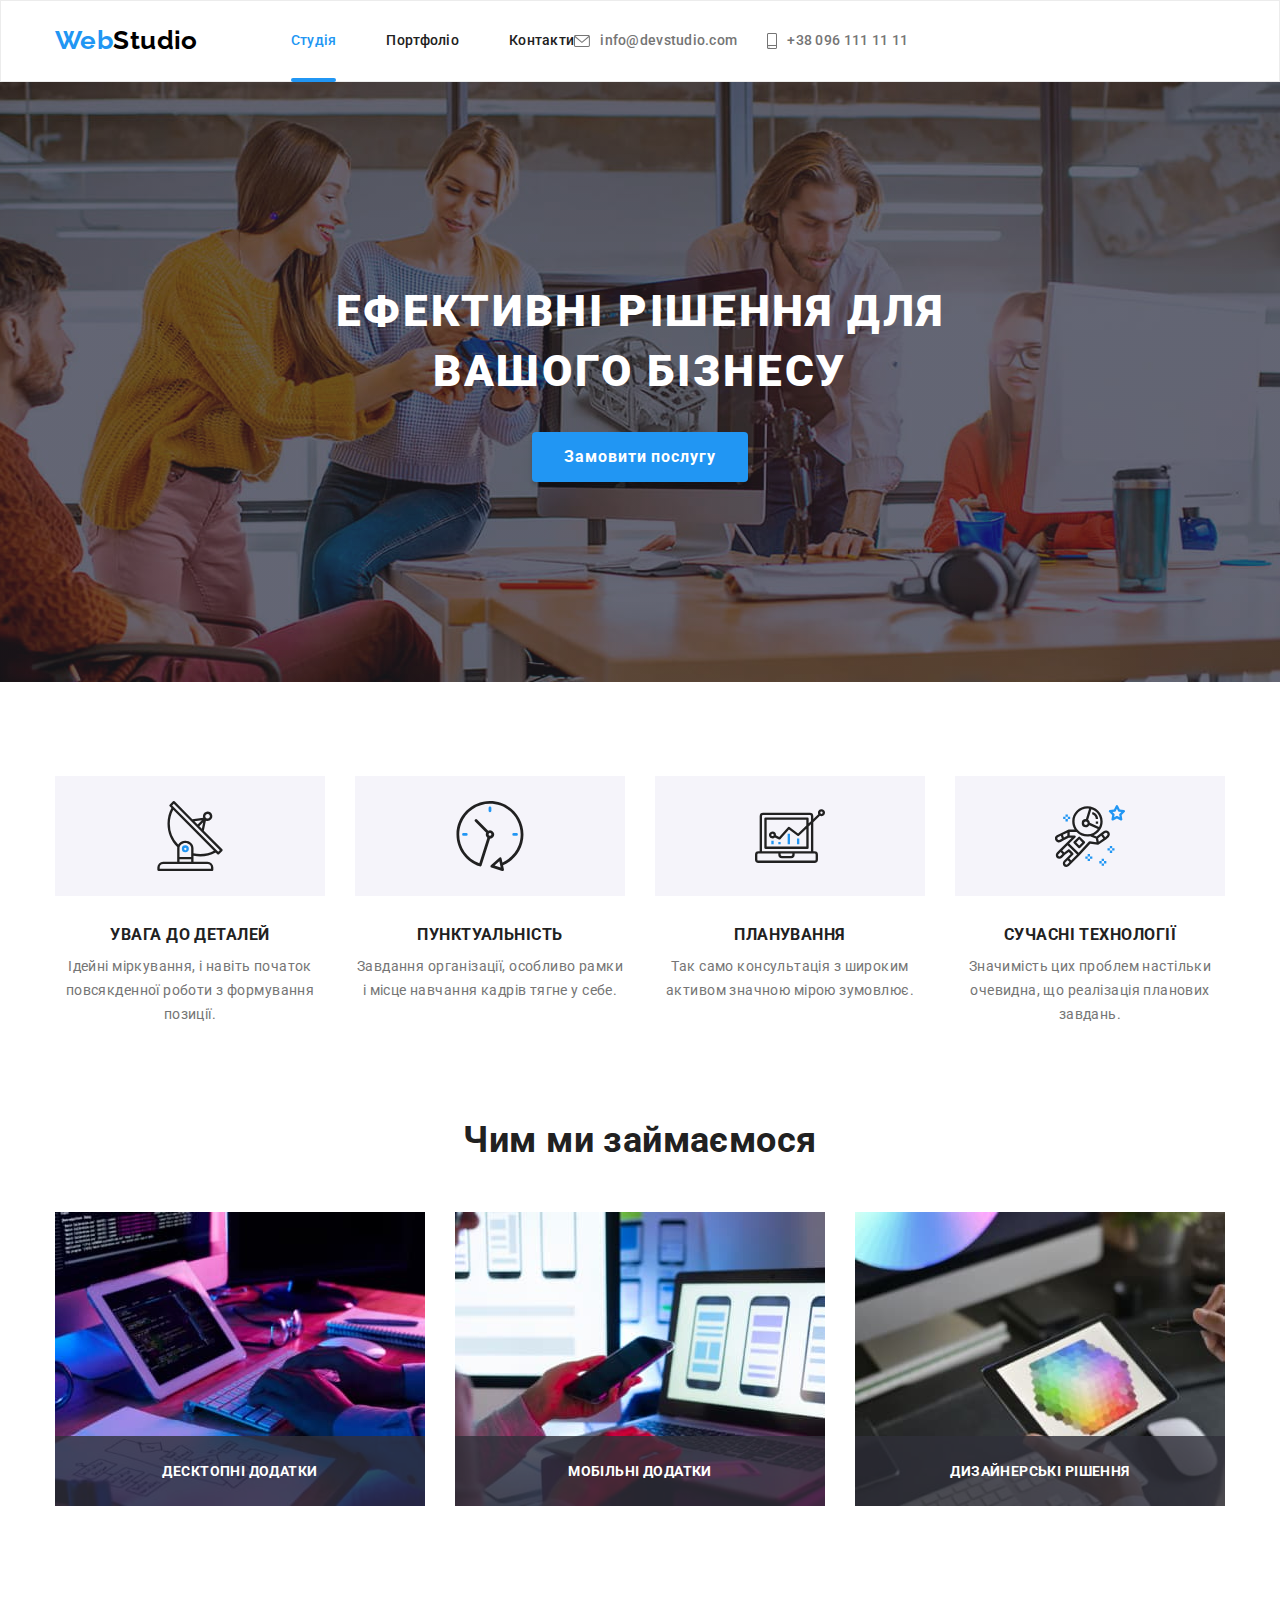
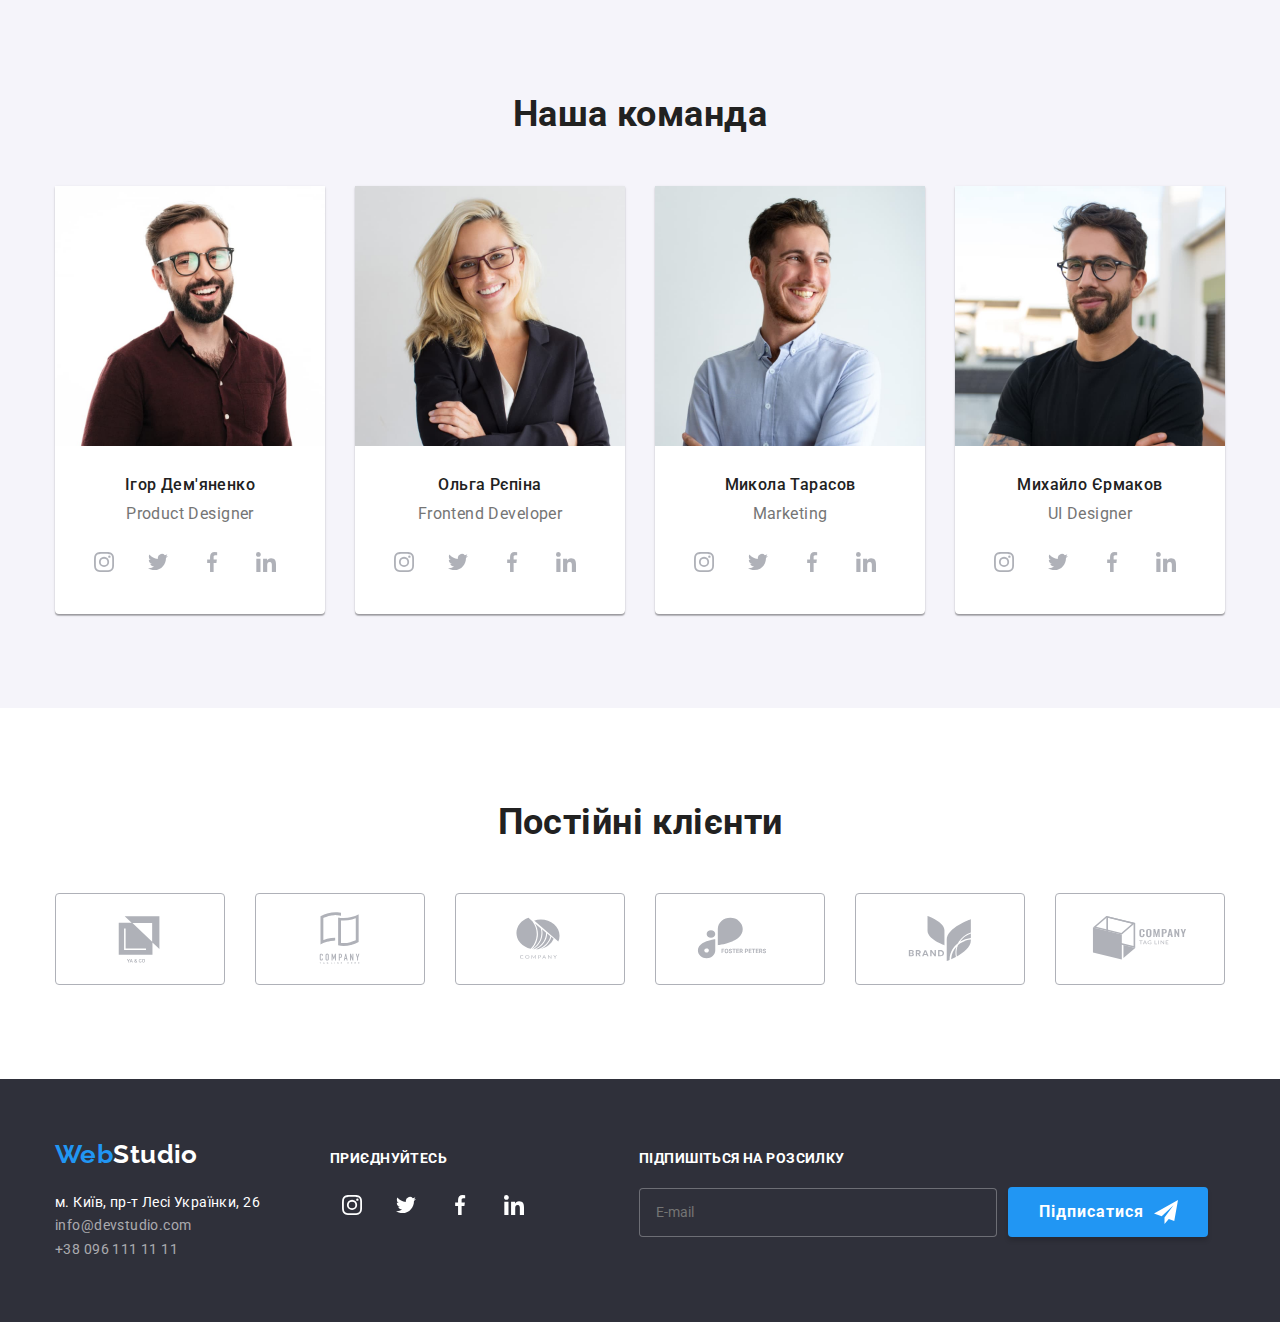
<file: index.html>
<!DOCTYPE html>
<html lang="uk">
  <head>
    <meta charset="UTF-8" />
    <meta http-equiv="X-UA-Compatible" content="IE=edge" />
    <meta name="viewport" content="width=device-width, initial-scale=1.0" />
    <title>Document</title>
    <!-- Fonts -->
    <link rel="preconnect" href="https://fonts.googleapis.com" />
    <link rel="preconnect" href="https://fonts.gstatic.com" crossorigin />
    <link
      href="https://fonts.googleapis.com/css2?family=Oleo+Script&family=Raleway:wght@700&family=Roboto:wght@400;500;700;900&display=swap"
      rel="stylesheet"
    />
    <!-- Nomalize -->
    <link
      rel="stylesheet"
      href="https://cdnjs.cloudflare.com/ajax/libs/modern-normalize/1.1.0/modern-normalize.min.css"
    />
    <!-- Styles -->
    <link rel="stylesheet" href="./css/main.min.css">
    <link rel="stylesheet" href="./css/styles.css">
  </head>
  <body>
    <!--Шапка сайту-->
    <header class="header">
      <div class="header__container container">

        <nav class="nav">
          <a href="./index.html" class="logo nav__logo"
            >Web<span class="logo__part logo__part--dark">Studio</span></a
          >
          <ul class="nav__list list">
            <li class="nav__item">
              <a href="./index.html" class="nav__link nav__link--active link ">Студія</a>
            </li>
            <li class="nav__item">
              <a href="./portfolio.html" class="nav__link link">Портфоліо</a>
            </li>
            <li class="nav__item"><a href="" class="nav__link link">Контакти</a></li>
          </ul>
        </nav>

        <ul class="contacts list">
          <li class="contacts__list item">
            <a class="contacts__link link" href="mailto:info@devstudio.com"> 
              <svg width="16" height="12" class="contacts__icon"> 
                <use href="./images/svg/sprite.svg#icon-envelope"></use>
              </svg> 
              info@devstudio.com </a
            >
          </li>
          <li class="item">
            <a class="contacts__link link" href="tel:+380961111111" ><svg width="10" height="16" class="contacts__icon"><use href="./images/svg/sprite.svg#icon-smartphone"></use></svg> +38 096 111 11 11 </a
            >
          </li>
        </ul>
      </div>
    </header>

    <!--Основний контент-->
    <main>
      <!--Головний герой-->
      <section class="hero section">
        <div class="hero__container container">
          <h1 class="hero__title">Ефективні рішення для вашого бізнесу</h1>
              <button type="button" class="hero__button" data-modal-open>
                Замовити послугу
              </button>
        </div>
      <!--  Modal window -->
        <div class="backdrop backdrop--hidden" data-modal>
          <div class="backdrop__modal">
            <button type="button" class="backdrop__btn" data-modal-close><svg class="backdrop__btn--closed" width="11" height="11"><use href="./images/svg/sprite.svg#icon-pleaseclose" ></use></svg> </button>

            <form class="form">
              <div class="form__field">
                <h2 class="form__title">Залиште свої дані, ми вам передзвонимо</h2>
                <label for="name" class="form__label">Ім'я </label>
                <input class="form__input" type="text" name="username" id="name" />
                <svg width="13" height="13" class="form__icon-first"><use href="./images/svg/icons.svg#icon-user"></use></svg>
              </div>

 <div class="form__field">
<label for="tel" class="form__label">Телефон</label>
    <input class="form__input" type="tel" name="phone_number" id="tel"/>
    <svg  width="13" height="13" class="form__icon"><use href="./images/svg/icons.svg#icon-phone"></use></svg>
 </div>
  
<div class="form__field">
<label for="email" class="form__label">Пошта</label>
    <input class="form__input" type="email" name="email" id="email" />
    <svg width="13" height="13" class="form__icon"><use href="./images/svg/icons.svg#icon-mail"></use></svg>
</div>
  
  <div class="form__field">
  <label for="comment" class="form__label">Коментар</label> 
  <textarea class="comment" name="feedback" rows="5" cols="70" id="comment" placeholder="Введіть текст"></textarea>
  </div>
  
  <div >
  <label class="form__terms">
    <input class="form__checkbox" type="checkbox" name="terms" value="Accept" checked /> 
    <svg class="form__checkbox-icon" > <use href="./images/svg/icons.svg#icon-check-box"></use>
    </svg> <span class="form__terms-text">Погоджуюся з розсилкою та приймаю 
      <a href="" target="_blank" class="form__terms-link">Умови договору</a> 
    </span>
  </label>
  </div>
  
  <button type="submit" class="form__button">Відправити</button>
</form>
          </div>
        </div>
      </section>

      <!--Ocoбливості-->
      <section class=" features section">
        <div class="container">
          <h2 class="hidden">Ocoбливості</h2>
          <ul class="features__list list">
            <li class="features__item">
              <div class="features__desc"><svg class="features__icon" width="70" height="70"> <use href="./images/svg/sprite.svg#icon-antenna"></use></svg></div>
              <h3 class="features__title">Увага до деталей</h3>
              <p class="features__paragraph">
                Ідейні міркування, і навіть початок повсякденної роботи з
                формування позиції.
              </p>
            </li>
            <li class="features__item">
              <div class="features__desc"> <svg class="features__icon" width="70" height="70"> <use href="./images/svg/sprite.svg#icon-clock" ></use></svg></div>
              <h3 class="features__title">Пунктуальність</h3>
              <p class="features__paragraph">
                Завдання організації, особливо рамки і місце навчання кадрів
                тягне у себе.
              </p>
            </li>
            <li class="features__item">
              <div class="features__desc"> <svg class="features__icon" width="70" height="70"> <use href=./images/svg/sprite.svg#icon-diagram></use></svg></div>
              <h3 class="features__title">Планування</h3>
              <p class="features__paragraph">
                Так само консультація з широким активом значною мірою зумовлює.
              </p>
            </li>
            <li class="features__item">
              <div class="features__desc"> <svg class="features__icon" width="70" height="70"> <use href="./images/svg/sprite.svg#icon-astronaut"></use></svg></div>
              <h3 class="features__title">Сучасні технології</h3>
              <p class="features__paragraph">
                Значимість цих проблем настільки очевидна, що реалізація
                планових завдань.
              </p>
            </li>
          </ul>
        </div>
      </section>
      <!--Чим ми займаємося-->
      <section class=" works section no__padding">
        <div class="container works__container">
          <h2 class="section__title">Чим ми займаємося</h2>
          <ul class="works__list">
            <li class="works__item list">
              <img 
                src="./images/img_1.jpg"
                alt="людина друкує код на планшеті"
                width="370"
              />
              <div class="works__desc">
                <p class="works__paragraph">Десктопні додатки</p>
              </div>
            </li>
            <li class="works__item list">
              <img 
                src="./images/image_2.jpg"
                alt="людина створює дизайн смартфона"
                width="370"
              />
              <div class="works__desc">
                <p class="works__paragraph">Мобільні додатки</p>
              </div>
            </li>
            <li class="works__item list">
              <img 
                src="./images/image_3.jpg"
                alt="людина підбирає колір на планшеті"
                width="370"
              />
              <div class="works__desc">
                <p class="works__paragraph">Дизайнерські рішення</p>
              </div>
            </li>
          </ul>
        </div>
      </section>
      <!-- Наша команда -->
      <section class="team section ">
        <div class="container">
          <h2 class="section__title">Наша команда</h2>
          <ul class="team__list list">
            <li class="team__item">
              <img
                src="./images/img_Igor.jpg"
                alt="Ігор Дем'яненко"
                width="270"
              />
              <div class="team__desc">
                <h3 class="team__name">Ігор Дем'яненко</h3>
                <p class="team__paragraph">Product Designer</p>
                <ul class="social list">
                  <li><a href="" class="social__items" ><svg class="social__icon" width="44" height="44"> <use href="./images/svg/sprite.svg#icon-instagram"></use></svg></a></li>
                  <li><a href="" class="social__items" ><svg class="social__icon" width="44" height="44"> <use href="./images/svg/sprite.svg#icon-twitter"></use></svg></a></li>
                  <li><a href="" class="social__items" ><svg class="social__icon" width="44" height="44"> <use href="./images/svg/sprite.svg#icon-facebook"></use></svg></a></li>
                  <li><a href="" class="social__items" ><svg class="social__icon" width="44" height="44"> <use href="./images/svg/sprite.svg#icon-linkedin"></use></svg></a></li>
                </ul>
              </div>
            </li>
            <li class="team__item">
              <img src="./images/img_Olga.jpg" alt="Ольга Рєпіна" width="270" />
              <div class="team__desc">
                <h3 class="team__name">Ольга Рєпіна</h3>
                <p class="team__paragraph">Frontend Developer</p>
                <ul class="social list">
                  <li><a href="" class="social__items"><svg class="social__icon" width="44" height="44"> <use href="./images/svg/sprite.svg#icon-instagram"></use></svg></a></li>
                  <li><a href="" class="social__items"><svg class="social__icon" width="44" height="44"> <use href="./images/svg/sprite.svg#icon-twitter"></use></svg></a></li>
                  <li><a href="" class="social__items"><svg class="social__icon" width="44" height="44"> <use href="./images/svg/sprite.svg#icon-facebook"></use></svg></a></li>
                  <li><a href="" class="social__items"><svg class="social__icon" width="44" height="44"> <use href="./images/svg/sprite.svg#icon-linkedin"></use></svg></a></li>
                </ul>
              </div>
            </li>
            <li class="team__item">
              <img
                src="./images/img_Mykola.jpg"
                alt="Микола Тарасов"
                width="270"
              />
              <div class="team__desc">
                <h3 class="team__name">Микола Тарасов</h3>
                <p class="team__paragraph">Marketing</p>
                <ul class="social list">
                  <li><a href="" class="social__items" ><svg class="social__icon" width="44" height="44"> <use href="./images/svg/sprite.svg#icon-instagram"></use></svg></a></li>
                  <li><a href="" class="social__items" ><svg class="social__icon" width="44" height="44"> <use href="./images/svg/sprite.svg#icon-twitter"></use></svg></a></li>
                  <li><a href="" class="social__items" ><svg class="social__icon" width="44" height="44"> <use href="./images/svg/sprite.svg#icon-facebook"></use></svg></a></li>
                  <li><a href="" class="social__items" ><svg class="social__icon" width="44" height="44"> <use href="./images/svg/sprite.svg#icon-linkedin"></use></svg></a></li>
                </ul>
              </div>
            </li>
            <li class="team__item">
              <img
                src="./images/img_Mykhailo.jpg"
                alt="Михайло Єрмаков"
                width="270"
              />
              <div class="team__desc">
                <h3 class="team__name">Михайло Єрмаков</h3>
                <p class="team__paragraph">UI Designer</p>
                <ul class="social list">
                  <li><a href="" class="social__items"><svg class="social__icon" width="44" height="44"> <use href="./images/svg/sprite.svg#icon-instagram"></use></svg></a></li>
                  <li><a href="" class="social__items"><svg class="social__icon" width="44" height="44"> <use href="./images/svg/sprite.svg#icon-twitter"></use></svg></a></li>
                  <li><a href="" class="social__items"><svg class="social__icon" width="44" height="44"> <use href="./images/svg/sprite.svg#icon-facebook"></use></svg></a></li>
                  <li><a href="" class="social__items"><svg class="social__icon" width="44" height="44"> <use href="./images/svg/sprite.svg#icon-linkedin"></use></svg></a></li>
                </ul>
              </div>
            </li>
          </ul>
        </div>
      </section>

      <!-- Clients -->
      <section class="clients section ">
        <div class="container">
          <h2 class="section__title">Постійні клієнти</h2>
          <ul class="clients__list list">
            <li><a class="clients__item" href="./index.html"><svg class="clients__icon" width="106" height="60"> <use href="./images/svg/sprite.svg#icon-first-Logo"></use></svg></a></li>
            <li><a class="clients__item" href="./index.html"><svg class="clients__icon" width="106" height="60"> <use href="./images/svg/sprite.svg#icon-second-Logo"></use></svg></a></li>
            <li><a class="clients__item" href="./index.html"><svg class="clients__icon" width="106" height="60"> <use href="./images/svg/sprite.svg#icon-third-Logo"></use></svg></a></li>
            <li><a class="clients__item" href="./index.html"><svg class="clients__icon" width="106" height="60"> <use href="./images/svg/sprite.svg#icon-fourth-Logo"></use></svg></a></li>
            <li><a class="clients__item" href="./index.html"><svg class="clients__icon" width="106" height="60"> <use href="./images/svg/sprite.svg#icon-fifth-Logo"></use></svg></a></li>
            <li><a class="clients__item" href="./index.html"><svg class="clients__icon" width="106" height="60"> <use href="./images/svg/sprite.svg#icon-sixth-Logo"></use></svg></a></li>
          </ul>
        </div>
      </section>
    </main>

    <!--Футер-->
    <footer class="footer">
      <div class="container footer__container">
        <div>
        <p class="footer__logo">
          <a href="./index.html"> Web<span class="logo__part logo__part--light">Studio</span> </a>
        </p>
        <address class="address">
          <ul class="address__list list">
            <li>
              <a href="" class="address__hyperlink"
                >м. Київ, пр-т Лесі Українки, 26</a
              >
            </li>
            <li>
              <a href="mailto:info@devstudio.com" class="address__link"
                >info@devstudio.com</a
              >
            </li>
            <li>
              <a href="tel:+380961111111" class="address__link"
                >+38 096 111 11 11</a
              >
            </li>
          </ul>
        </address>
        </div>
        <div class="networsks networks__container">
          <h2 class="footer__title">Приєднуйтесь</h2>
          <ul class="social list">
                  <li><a href="" class="networks__item"><svg class="networks__icon" width="44" height="44"> <use href="./images/svg/sprite.svg#icon-instagram"></use></svg></a></li>
                  <li><a href="" class="networks__item"><svg class="networks__icon" width="44" height="44"> <use href="./images/svg/sprite.svg#icon-twitter"></use></svg></a></li>
                  <li><a href="" class="networks__item"><svg class="networks__icon" width="44" height="44"> <use href="./images/svg/sprite.svg#icon-facebook"></use></svg></a></li>
                  <li><a href="" class="networks__item"><svg class="networks__icon" width="44" height="44"> <use href="./images/svg/sprite.svg#icon-linkedin"></use></svg></a></li>
                </ul>
        </div>
        <div class="join-us join-us__container">
          <h2 class="footer__title">Підпишіться на розсилку</h2>
          <form class="join-us__form">
            <label for="email" class="join-us__label"></label>
              <input type="email" name="email" placeholder="E-mail" class="join-us__input" />
            
            <button type="submit" class="join-us__btn">Підписатися <svg width="24" height="24" class="join-us__icon"> <use href="./images/svg/icons.svg#icon-telegram" ></use> </svg> </button>
          </form>
        </div>
        </div>
    </footer>
    <script src="./js/modal.js"></script>
  </body>
</html>
</file>
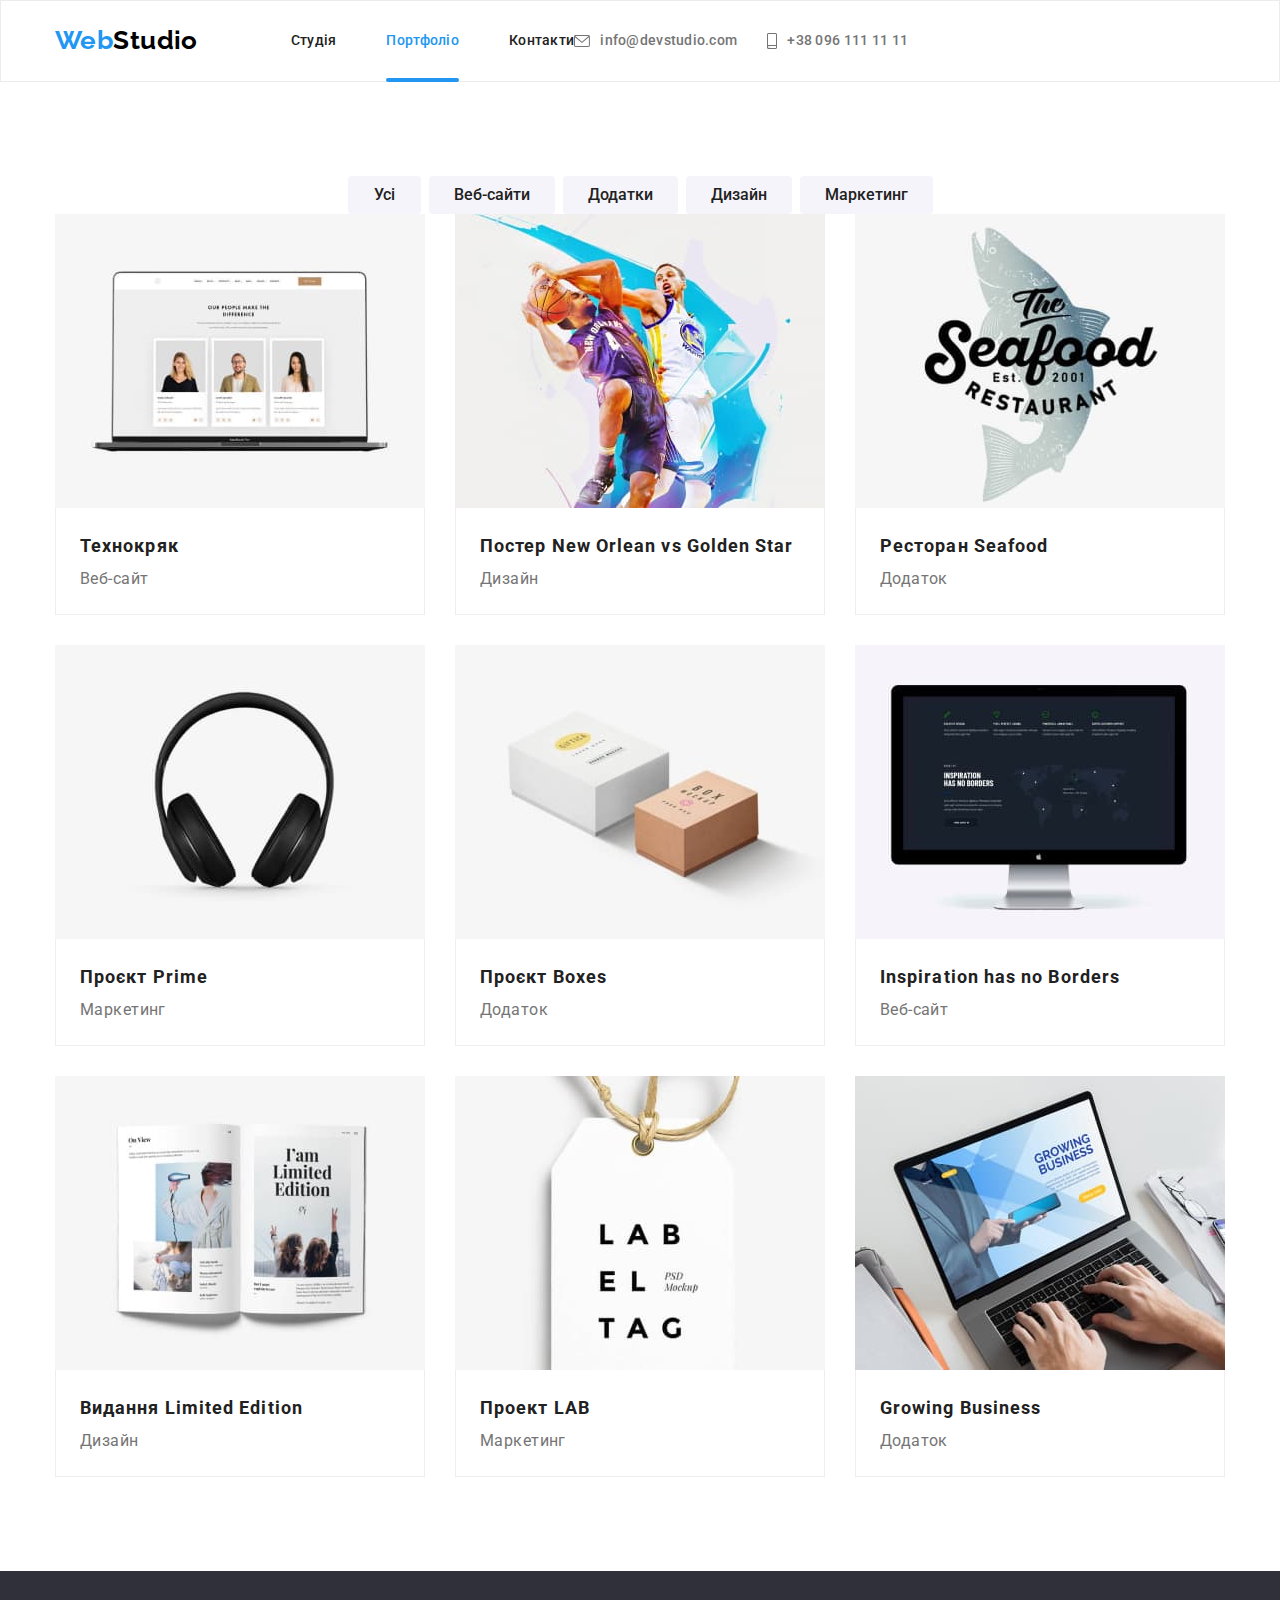
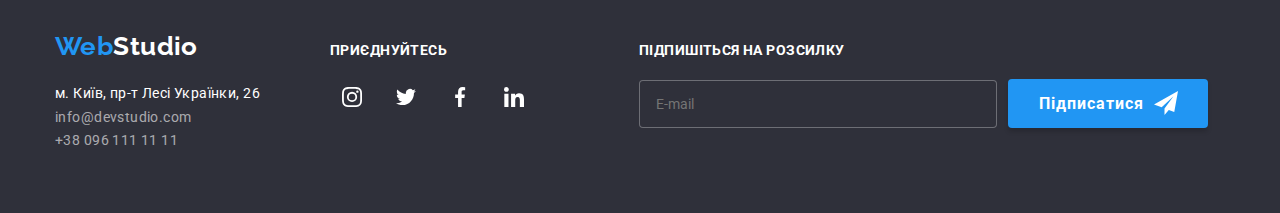
<file: portfolio.html>
<!DOCTYPE html>
<html lang="uk">
  <head>
    <meta charset="UTF-8" />
    <meta http-equiv="X-UA-Compatible" content="IE=edge" />
    <meta name="viewport" content="width=device-width, initial-scale=1.0" />
    <title>Document</title>
    <!-- Fonts -->
    <link rel="preconnect" href="https://fonts.googleapis.com" />
    <link rel="preconnect" href="https://fonts.gstatic.com" crossorigin />
    <link
      href="https://fonts.googleapis.com/css2?family=Oleo+Script&family=Raleway:wght@700&family=Roboto:wght@400;500;700;900&display=swap"
      rel="stylesheet"
    />
    <!-- Nomalize -->
    <link
      rel="stylesheet"
      href="https://cdnjs.cloudflare.com/ajax/libs/modern-normalize/1.1.0/modern-normalize.min.css"
    />
    <!-- Styles -->
    <link rel="stylesheet" href="./css/main.min.css" />
    <link rel="stylesheet" href="./css/styles.css" />
  </head>
  <body class="page">
    <!--Шапка сайту-->
    <header class="header">
      <div class="header__container container">
        <nav class="nav">
          <a href="./index.html" class="logo nav__logo"
            >Web<span class="logo__part logo__part--dark">Studio</span></a
          >
          <ul class="nav__list list">
            <li class="nav__item">
              <a href="./index.html" class="nav__link link">Студія</a>
            </li>
            <li class="nav__item">
              <a
                href="./portfolio.html"
                class="nav__link nav__link--active link"
                >Портфоліо</a
              >
            </li>
            <li class="nav__item">
              <a href="" class="nav__link link">Контакти</a>
            </li>
          </ul>
        </nav>

        <ul class="contacts list">
          <li class="contacts__list item">
            <a class="contacts__link link" href="mailto:info@devstudio.com">
              <svg width="16" height="12" class="contacts__icon">
                <use href="./images/svg/sprite.svg#icon-envelope"></use>
              </svg>
              info@devstudio.com
            </a>
          </li>
          <li class="item">
            <a class="contacts__link link" href="tel:+380961111111"
              ><svg width="10" height="16" class="contacts__icon">
                <use href="./images/svg/sprite.svg#icon-smartphone"></use>
              </svg>
              +38 096 111 11 11
            </a>
          </li>
        </ul>
      </div>
    </header>

    <!--Портфоліо-->
    <main>
      <div class="container">
        <section class="section">
          <h1 class="hidden">Портфоліо</h1>
          <ul class="portfolio-btn list">
            <li class="portfolio-btn__item">
              <button type="button" class="portfolio-btn__button item">
                Усі
              </button>
            </li>
            <li class="portfolio-btn__item">
              <button type="button" class="portfolio-btn__button item">
                Веб-сайти
              </button>
            </li>
            <li class="portfolio-btn__item">
              <button type="button" class="portfolio-btn__button item">
                Додатки
              </button>
            </li>
            <li class="portfolio-btn__item">
              <button type="button" class="portfolio-btn__button">
                Дизайн
              </button>
            </li>
            <li class="portfolio-btn__item">
              <button type="button" class="portfolio-btn__button">
                Маркетинг
              </button>
            </li>
          </ul>
          <ul class="portfolio list">
            <li class="portfolio__item">
              <a class="portfolio__link" href="">
                <div class="portfolio-thumb">
                  <img
                    src="./images/Portfolio/img.jpg"
                    alt="Технокряк"
                    width="370"
                  />
                  <div class="portfolio-wrap">
                    <p class="">
                      Ресурс пропонує комплексні пропозиції з різним рівнем
                      функціоналу та сервісів. Все це дозволить відвідувачу
                      отримати вичерпні відомості про компанію чи приватну
                      особу.
                    </p>
                  </div>
                </div>
                <div class="portfolio__description">
                  <h2 class="portfolio__title">Технокряк</h2>
                  <p class="portfolio__paragraph">Веб-сайт</p>
                </div>
              </a>
            </li>
            <li class="portfolio__item">
              <a class="portfolio__link" href="">
                <div class="portfolio-thumb">
                  <img
                    src="./images/Portfolio/img-1.jpg"
                    alt="Постер New Orlean vs Golden Star"
                    width="370"
                  />
                  <div class="portfolio-wrap">
                    <p>
                      Ресурс пропонує комплексні пропозиції з різним рівнем
                      функціоналу та сервісів. Все це дозволить відвідувачу
                      отримати вичерпні відомості про компанію чи приватну
                      особу.
                    </p>
                  </div>
                </div>
                <div class="portfolio__description">
                  <h2 class="portfolio__title">
                    Постер New Orlean vs Golden Star
                  </h2>
                  <p class="portfolio__paragraph">Дизайн</p>
                </div>
              </a>
            </li>
            <li class="portfolio__item">
              <a class="portfolio__link" href="">
                <div class="portfolio-thumb">
                  <img
                    src="./images/Portfolio/img-2.jpg"
                    alt="Ресторан Seafood"
                    width="370"
                  />
                  <div class="portfolio-wrap">
                    <p>
                      Ресурс пропонує комплексні пропозиції з різним рівнем
                      функціоналу та сервісів. Все це дозволить відвідувачу
                      отримати вичерпні відомості про компанію чи приватну
                      особу.
                    </p>
                  </div>
                </div>
                <div class="portfolio__description">
                  <h2 class="portfolio__title">Ресторан Seafood</h2>
                  <p class="portfolio__paragraph">Додаток</p>
                </div>
              </a>
            </li>
            <li class="portfolio__item">
              <a class="portfolio__link" href="">
                <div class="portfolio-thumb">
                  <img
                    src="./images/Portfolio/img-3.jpg"
                    alt="Проєкт Prime"
                    width="370"
                  />
                  <div class="portfolio-wrap">
                    <p>
                      Ресурс пропонує комплексні пропозиції з різним рівнем
                      функціоналу та сервісів. Все це дозволить відвідувачу
                      отримати вичерпні відомості про компанію чи приватну
                      особу.
                    </p>
                  </div>
                </div>
                <div class="portfolio__description">
                  <h2 class="portfolio__title">Проєкт Prime</h2>
                  <p class="portfolio__paragraph">Маркетинг</p>
                </div>
              </a>
            </li>
            <li class="portfolio__item">
              <a class="portfolio__link" href="">
                <div class="portfolio-thumb">
                  <img
                    src="./images/Portfolio/img-4.jpg"
                    alt="Проєкт Boxes"
                    width="370"
                  />
                  <div class="portfolio-wrap">
                    <p>
                      Ресурс пропонує комплексні пропозиції з різним рівнем
                      функціоналу та сервісів. Все це дозволить відвідувачу
                      отримати вичерпні відомості про компанію чи приватну
                      особу.
                    </p>
                  </div>
                </div>
                <div class="portfolio__description">
                  <h2 class="portfolio__title">Проєкт Boxes</h2>
                  <p class="portfolio__paragraph">Додаток</p>
                </div>
              </a>
            </li>
            <li class="portfolio__item">
              <a class="portfolio__link" href="">
                <div class="portfolio-thumb">
                  <img
                    src="./images/Portfolio/img-5.jpg"
                    alt="Inspiration has no Borders"
                    width="370"
                  />
                  <div class="portfolio-wrap">
                    <p>
                      Ресурс пропонує комплексні пропозиції з різним рівнем
                      функціоналу та сервісів. Все це дозволить відвідувачу
                      отримати вичерпні відомості про компанію чи приватну
                      особу.
                    </p>
                  </div>
                </div>
                <div class="portfolio__description">
                  <h2 class="portfolio__title">Inspiration has no Borders</h2>
                  <p class="portfolio__paragraph">Веб-сайт</p>
                </div>
              </a>
            </li>
            <li class="portfolio__item">
              <a class="portfolio__link" href="">
                <div class="portfolio-thumb">
                  <img
                    src="./images/Portfolio/img-6.jpg"
                    alt="Видання Limited Edition"
                    width="370"
                  />
                  <div class="portfolio-wrap">
                    <p>
                      Ресурс пропонує комплексні пропозиції з різним рівнем
                      функціоналу та сервісів. Все це дозволить відвідувачу
                      отримати вичерпні відомості про компанію чи приватну
                      особу.
                    </p>
                  </div>
                </div>
                <div class="portfolio__description">
                  <h2 class="portfolio__title">Видання Limited Edition</h2>
                  <p class="portfolio__paragraph">Дизайн</p>
                </div>
              </a>
            </li>
            <li class="portfolio__item">
              <a class="portfolio__link" href="">
                <div class="portfolio-thumb">
                  <img
                    src="./images/Portfolio/img-7.jpg"
                    alt="Проект LAB"
                    width="370"
                  />
                  <div class="portfolio-wrap">
                    <p>
                      Ресурс пропонує комплексні пропозиції з різним рівнем
                      функціоналу та сервісів. Все це дозволить відвідувачу
                      отримати вичерпні відомості про компанію чи приватну
                      особу.
                    </p>
                  </div>
                </div>
                <div class="portfolio__description">
                  <h2 class="portfolio__title">Проект LAB</h2>
                  <p class="portfolio__paragraph">Маркетинг</p>
                </div>
              </a>
            </li>
            <li class="portfolio__item">
              <a class="portfolio__link" href="">
                <div class="portfolio-thumb">
                  <img
                    src="./images/Portfolio/img-8.jpg"
                    alt="Growing Business"
                    width="370"
                  />
                  <div class="portfolio-wrap">
                    <p>
                      Ресурс пропонує комплексні пропозиції з різним рівнем
                      функціоналу та сервісів. Все це дозволить відвідувачу
                      отримати вичерпні відомості про компанію чи приватну
                      особу.
                    </p>
                  </div>
                </div>
                <div class="portfolio__description">
                  <h2 class="portfolio__title">Growing Business</h2>
                  <p class="portfolio__paragraph">Додаток</p>
                </div>
              </a>
            </li>
          </ul>
        </section>
      </div>
    </main>
    <!--Футер-->
    <footer class="footer">
      <div class="container footer__container">
        <div>
          <p class="footer__logo">
            <a href="./index.html">
              Web<span class="logo__part logo__part--light">Studio</span>
            </a>
          </p>
          <address class="address">
            <ul class="address__list list">
              <li>
                <a href="" class="address__hyperlink"
                  >м. Київ, пр-т Лесі Українки, 26</a
                >
              </li>
              <li>
                <a href="mailto:info@devstudio.com" class="address__link"
                  >info@devstudio.com</a
                >
              </li>
              <li>
                <a href="tel:+380961111111" class="address__link"
                  >+38 096 111 11 11</a
                >
              </li>
            </ul>
          </address>
        </div>
        <div class="networsks networks__container">
          <h2 class="footer__title">Приєднуйтесь</h2>
          <ul class="social list">
            <li>
              <a href="" class="networks__item"
                ><svg class="networks__icon" width="44" height="44">
                  <use href="./images/svg/sprite.svg#icon-instagram"></use></svg
              ></a>
            </li>
            <li>
              <a href="" class="networks__item"
                ><svg class="networks__icon" width="44" height="44">
                  <use href="./images/svg/sprite.svg#icon-twitter"></use></svg
              ></a>
            </li>
            <li>
              <a href="" class="networks__item"
                ><svg class="networks__icon" width="44" height="44">
                  <use href="./images/svg/sprite.svg#icon-facebook"></use></svg
              ></a>
            </li>
            <li>
              <a href="" class="networks__item"
                ><svg class="networks__icon" width="44" height="44">
                  <use href="./images/svg/sprite.svg#icon-linkedin"></use></svg
              ></a>
            </li>
          </ul>
        </div>
        <div class="join-us join-us__container">
          <h2 class="footer__title">Підпишіться на розсилку</h2>
          <form class="join-us__form">
            <label for="email" class="join-us__label"></label>
            <input
              type="email"
              name="email"
              placeholder="E-mail"
              class="join-us__input"
            />

            <button type="submit" class="join-us__btn">
              Підписатися
              <svg width="24" height="24" class="join-us__icon">
                <use href="./images/svg/icons.svg#icon-telegram"></use>
              </svg>
            </button>
          </form>
        </div>
      </div>
    </footer>
    <script src="./js/modal.js"></script>
  </body>
</html>
</file>
<file: css/styles.css>
:root {
  --primary-text-color: #212121;
  --paragraph-text-color: #757575;
  --accent-color: #2196f3;
  --primary-white-color: #ffffff;
  --logo-color: #000000;
  --footer-backgroung-color: #2f303a;
  --address-link: rgba(255, 255, 255, 0.6);
  --studio-background-color: #f5f4fa;
  --title-backroung-color: #c4c4c4;
  --portfolio-item-border: #eeeeee;
  --item-backgroung-color: #f5f4fa;
  --icon-primary-color: #afb1b8;
  --social-item-footer: rgba(255, 255, 255, 0.1);
  --footer-label-color: rgba(255, 255, 255, 0.3);
  --works-description-bg-color: rgba(47, 48, 58, 0.8);
  --card-fill-color: rgba(33, 150, 243, 0.9);

  /* animation */
  --anim-fast: 250ms cubic-bezier(0.4, 0, 0.2, 1);
  --anim-slow: 500ms cubic-bezier(0.4, 0, 0.2, 1);
}
body {
  background-color: var(--primary-white-color);
  color: var(--primary-text-color);
  font-family: roboto, sans-serif;
  font-size: 14px;
  letter-spacing: 0.03em;
  margin: 0;
}
html {
  box-sizing: border-box;
}
*,
*::after,
*::before {
  box-sizing: inherit;
}
h1,
h2,
h3,
h4,
h5,
h6,
p {
  margin-top: 0;
  margin-bottom: 0;
}
ul {
  list-style: none;
  padding: 0;
  margin: 0;
}
a {
  text-decoration: none;
  color: inherit;
}
img {
  display: block;
  max-width: 100%;
  height: auto;
}
address {
  font-style: normal;
}
input,
textarea {
  outline: none;
}
/* List */
.list {
  padding: 0;
  margin: 0;
  list-style: none;
}
.section.no-padding {
  padding-top: 0;
}
/* Logo */
.header-logo {
  display: flex;
  align-items: center;
  margin-right: 93px;

  color: var(--logo-color);
  text-decoration: none;
  font-family: Raleway, sans-serif;
  font-weight: 700;
  font-size: 26px;
  line-height: 1.2;
}
.accent {
  color: var(--accent-color);
}
/* Page-header */
.page-header {
  background-color: var(--primary-white-color);
  border: 1px solid #ececec;
}
.container {
  width: 1200px;
  padding-left: 15px;
  padding-right: 15px;
  margin-left: auto;
  margin-right: auto;
}
.display-header {
  display: flex;
  align-items: center;
}
.header-nav {
  display: flex;
}
/* Site nav */
.site-nav {
  display: flex;
}
.site-nav .item:not(:last-child) {
  margin-right: 50px;
}
.site-nav .link {
  display: block;
  padding-top: 32px;
  padding-bottom: 32px;

  color: var(--primary-text-color);
  font-weight: 500;
  line-height: 1.14;
  letter-spacing: 0.02em;
  text-decoration: none;
  color: currentColor;
  position: relative;

  transition: color var(--anim-fast);
}
.site-nav .link:hover,
.site-nav .link:focus {
  color: var(--accent-color);
}
.site-nav .link.current {
  color: var(--accent-color);
}
.link.current::after {
  content: "";
  position: absolute;
  left: 0;
  bottom: -1px;

  display: block;
  width: 100%;
  height: 4px;
  border-radius: 2px;
  background-color: var(--accent-color);

  transition: color var(--anim-fast);
}
/* Header contacts */
.contacts-nav {
  display: flex;
  align-items: center;
  justify-content: center;
  margin-left: auto;
}
.contacts-nav .item + .item {
  margin-left: 30px;
}

.contacts-nav .contacts-link {
  display: block;
  gap: 10px;
  padding-top: 32px;
  padding-bottom: 32px;

  color: var(--paragraph-text-color);

  text-decoration: none;
  font-weight: 500;
  line-height: 1.14;
  letter-spacing: 0.02em;
  font-style: normal;

  transition: color var(--anim-fast);
}
.contacts-link:hover,
.contacts-link:focus {
  color: var(--accent-color);
  fill: var(--accent-color);
}
.primary-icon {
  align-self: center;
  fill: currentColor;

  transition: fill var(--anim-fast);
}
.contacts-nav .link {
  display: flex;
  position: relative;
}
/* Section */
.section {
  padding-top: 94px;
  padding-bottom: 94px;
}
.section.title {
  background-color: var(--title-backroung-color);
  padding-top: 200px;
  padding-bottom: 200px;
  height: 600px;
  max-width: 1600px;
  background-image: linear-gradient(
      to right,
      rgba(47, 48, 58, 0.4),
      rgba(47, 48, 58, 0.4)
    ),
    url(../images/Img_title.jpg);
  background-repeat: no-repeat;
  background-position: center;
  background-size: cover;
}
/* Studio Hero */
.title-header {
  box-sizing: border-box;
  display: block;
  margin-left: auto;
  margin-right: auto;
  width: 696px;
  height: 120px;
  margin-top: 0;
  margin-bottom: 30px;
  text-align: center;

  color: var(--primary-white-color);
  font-weight: 900;
  font-size: 44px;
  line-height: 1.36;
  letter-spacing: 0.06em;
  text-transform: uppercase;
  text-align: center;
}

.container-title {
  display: block;
  width: 1200px;
  padding-left: 15px;
  padding-right: 15px;
  margin-left: auto;
  margin-right: auto;
  text-align: center;
}
.button-title {
  background-color: var(--accent-color);
  color: var(--primary-white-color);
  box-shadow: 0px 4px 4px rgba(0, 0, 0, 0.15);
  padding: 10px 32px;
  border-radius: 4px;
  min-width: 216px;
  font-weight: 700;
  font-size: 16px;
  line-height: 1.87;
  align-items: center;
  text-align: center;
  letter-spacing: 0.06em;
  border: none;
  transition: color var(--anim-fast), background-color var(--anim-fast);
}
.button-title:hover,
.button-title:focus {
  background-color: var(--studio-background-color);
  color: var(--primary-text-color);
}

/* Modal window */
.backdrop {
  position: fixed;
  top: 0;
  left: 0;
  width: 100%;
  height: 100%;
  z-index: 2;
  background-color: rgba(0, 0, 0, 0.2);

  opacity: 1;
  transition: opacity var(--anim-fast);
}

.backdrop.is-hidden {
  opacity: 0;
  pointer-events: none;
  visibility: hidden;
}

.modal {
  position: absolute;
  min-width: 528px;
  min-height: 581px;
  top: 50%;
  left: 50%;

  padding: 8px;

  background-color: var(--primary-white-color);
  box-shadow: 0px 1px 3px rgba(0, 0, 0, 0.12), 0px 1px 1px rgba(0, 0, 0, 0.14),
    0px 2px 1px rgba(0, 0, 0, 0.2);
  border-radius: 4px;

  transform: translate(-50%, -50%) scale(1);

  animation: heartBeat 1000ms ease-in-out 200ms;
}

.backdrop.is-hidden .modal {
  animation-play-state: paused;
}
.backdrop-btn {
  position: absolute;
  top: 0;
  right: 0;
  transform: translate(-30%, 30%);
  width: 30px;
  height: 30px;
  padding: 0;
  display: inline-flex;
  align-items: center;
  justify-content: center;

  color: var(--logo-color);
  background-color: var(--primary-white-color);
  outline: 1px solid rgba(0, 0, 0, 0.1);

  border-radius: 50%;
  border: none;
  cursor: pointer;

  transition: color var(--anim-fast);
}
.backdrop-btn:hover,
.backdrop-btn:focus {
  color: var(--primary-white-color);
  background-color: var(--logo-color);
}
.icon-close {
  fill: currentColor;
  background-color: transparent;
}

/* Form modal */
.form {
  width: 528px;
  height: 581px;
  margin-left: auto;
  margin-right: auto;
  padding: 40px;
}
.form-field {
  margin-bottom: 10px;
  display: flex;
  flex-direction: column;
  position: relative;
}

.modal-title {
  margin-bottom: 12px;
  text-align: center;
  font-style: bold;
  font-size: 20px;
  line-height: 1.15;
  letter-spacing: 3%;
}
.form-label {
  font-size: 12px;
  line-height: 1.16;
  letter-spacing: 1%;
  color: var(--paragraph-text-color);
  margin-bottom: 4px;
}

.form-field input {
  margin: 0;
  padding: 12px 40px;
  height: 40px;
  border-radius: 4px;
  border: 1px solid rgba(33, 33, 33, 0.2);
}
.form-field-comment {
  margin-bottom: 20px;
  display: flex;
  flex-direction: column;
}
.comment {
  margin: 0;
  padding: 12px 16px;
  border-radius: 4px;
  border: 1px solid rgba(33, 33, 33, 0.2);
}
.comment::placeholder {
  color: rgba(117, 117, 117, 0.5);
  font-size: 12px;
  line-height: 1.16;
  letter-spacing: 1%;
}
.comment:focus {
  border-color: var(--accent-color);
}
.button-modal {
  display: block;
  padding: 10px 52px;
  border-radius: 4px;
  min-width: 200px;
  font-weight: 700;
  font-size: 16px;
  line-height: 1.87;
  margin-left: auto;
  margin-right: auto;
  margin-top: 30px;

  letter-spacing: 0.06em;
  border: none;

  background-color: var(--accent-color);
  color: var(--primary-white-color);
  box-shadow: 0px 4px 4px rgba(0, 0, 0, 0.15);

  transition: color var(--anim-fast), background-color var(--anim-fast),
    box-shadow var(--anim-fast);
}

.button-modal:hover,
.button-modal:focus {
  background-color: var(--accent-color);
  color: var(--primary-white-color);
  box-shadow: 0px 3px 1px rgba(0, 0, 0, 0.1), 0px 1px 2px rgba(0, 0, 0, 0.08),
    0px 2px 2px rgba(0, 0, 0, 0.12);
  border-radius: 4px;
}

.form-input:focus {
  border-color: var(--accent-color);
}
.form-icon {
  position: absolute;
  top: 55%;
  left: 14px;

  display: inline-block;
}
.form-icon-first {
  position: absolute;
  top: 70%;
  left: 14px;

  display: inline-block;
}
.form-input:focus ~ .form-icon {
  fill: var(--accent-color);
}
.form-input:focus ~ .form-icon-first {
  fill: var(--accent-color);
}
.checkbox {
  -webkit-appearance: none;
  -moz-appearance: none;
  appearance: none;

  position: absolute;
}
.checkbox-icon {
  display: inline-block;
  width: 16px;
  height: 15px;
  margin-right: 9px;
  border-radius: 2px;
}
.field {
  display: flex;
  align-items: center;
  justify-content: center;
  margin-top: 20px;
}
.checkbox:checked + .checkbox-icon {
  background-color: var(--accent-color);
  border-color: var(--accent-color);
  fill: var(--accent-color);
  background-image: url(../images/svg/Check-it.svg);
  background-size: contain;
  background-origin: border-box;
}
.terms-text {
  line-height: 1.71;
  color: var(--paragraph-text-color);
}
.terms-link {
  color: var(--accent-color);
  text-decoration: underline;
}
/* Features */
.features-list {
  display: flex;
  text-align: center;
  justify-content: center;
  flex-wrap: wrap;
}
.features-list .item {
  width: 270px;
}
.features-list .item + .item {
  margin-left: 30px;
}
.features-title {
  font-weight: 700;
  line-height: 1.14;
  letter-spacing: 0.03em;
  text-transform: uppercase;
  margin-bottom: 10px;
  margin-top: 0;
}
.features-paragraph {
  color: var(--paragraph-text-color);
  line-height: 1.71;
  margin-top: 0;
  margin-bottom: 0;
}
.container-features {
  width: 1200px;
  padding-left: 15px;
  padding-right: 15px;
  margin-left: auto;
  margin-right: auto;
}
.icon-list {
  display: flex;
  text-align: center;
  justify-content: center;
  height: 120px;
  margin-bottom: 30px;
  background-color: var(--item-backgroung-color);
  background-size: 70px;
}
.icon-item {
  display: flex;
  align-self: center;
}
/* Works */
.works-title {
  font-weight: 700;
  font-size: 36px;
  line-height: 1.16;
  text-align: center;
  margin-bottom: 50px;
}
.container-works {
  width: 1200px;
  padding-left: 15px;
  padding-right: 15px;
  margin-left: auto;
  margin-right: auto;
}
.works-list {
  display: flex;
  flex-wrap: wrap;
}
.works-images {
  width: calc((100% - 2 * 30px) / 3);
}
.works-images:not(:nth-child(3n)) {
  margin-right: 30px;
}
.works-descriprion {
  display: flex;
  justify-content: center;
  width: 100%;
  height: 70px;

  background-color: var(--works-description-bg-color);
  color: var(--primary-white-color);

  font-weight: 700;
  font-size: 14px;
  line-height: 1.14px;
  letter-spacing: 0.03em;
  text-transform: uppercase;

  position: absolute;
  bottom: 0;
  right: 0;
}
.works-images {
  position: relative;
  z-index: 1;
}
.works-paragraph {
  display: flex;
  align-self: center;
}
/* Team */
.team {
  background-color: var(--studio-background-color);
}
.team-title {
  display: flex;
  text-align: center;
  justify-content: center;
  margin-bottom: 10px;

  font-weight: 500;
  font-size: 16px;
  line-height: 1.18;
  text-align: center;
}
.team-paragraph {
  display: flex;
  text-align: center;
  justify-content: center;
  margin-bottom: 16px;

  color: var(--paragraph-text-color);

  font-size: 16px;
  line-height: 1.18;
}
.container-team {
  width: 1200px;
  padding-left: 15px;
  padding-right: 15px;
  margin-left: auto;
  margin-right: auto;
}
.team-index {
  display: flex;
  flex-wrap: wrap;
}
.team-index .item {
  width: calc((100% - 3 * 30px) / 4);
  display: inline-block;

  background-color: var(--primary-white-color);
  box-shadow: 0px 1px 3px rgba(0, 0, 0, 0.12), 0px 1px 1px rgba(0, 0, 0, 0.14),
    0px 2px 1px rgba(0, 0, 0, 0.2);
  border-radius: 0px 0px 4px 4px;
}
.team-index .item:not(:nth-child(4n)) {
  margin-right: 30px;
}
.team-description {
  padding-top: 30px;
  padding-bottom: 30px;
}
.social {
  display: flex;
  flex-wrap: wrap;
  align-items: center;
  justify-content: center;
}
.social-items {
  display: flex;
  align-items: center;
  justify-content: center;
  width: 44px;
  height: 44px;
  margin-right: 10px;

  background-color: var(--primary-white-color);

  text-decoration: none;
  border-radius: 50%;
  cursor: pointer;
  color: var(--icon-primary-color);

  transition: color var(--anim-fast), background-color var(--anim-fast);
}
.social-items:hover,
.social-items:focus {
  background-color: var(--accent-color);
  color: var(--primary-white-color);
}
.social-items .social-icon {
  display: flex;
  fill: currentColor;
  width: 20px;
  height: 20px;
}
/* Portfolio */
.portfolio {
  display: flex;
  flex-wrap: wrap;
}
/* .card::before {
  display: inline-block;
  content: "";
  width: 100%;
  height: 100%;
  background-color: var(--card-fill-color);
  position: absolute;

  transform: scaleX(0);
  transition: opacity 250ms cubic-bezier(0.4, 0, 0.2, 1);
  opacity: 0;
  transform: translateY(+100%);
  transition: transform 1500ms;
}
.card:hover::before {
  opacity: 1;
  transform: scaleX(1);
  transform: translateY(0%);
}
.card {
  position: relative;
  overflow: hidden;
}
.card-paragraph {
  position: absolute;

  margin: 0;
  padding: 64px 24px;

  color: var(--primary-white-color);

  font-size: 18px;
  line-height: 1.55;
  align-items: left;
  vertical-align: top;
  letter-spacing: 3%;
  opacity: 0;
}
.card-paragraph:hover {
  opacity: 1;
} */
.card-img {
  position: relative;
  overflow: hidden;
}

.card-wrap {
  position: absolute;
  top: 0;
  left: 0;
  width: 100%;
  height: 100%;
  padding: 64px 24px;
  display: flex;
  align-items: flex-start;
  justify-content: center;
  font-size: 18px;
  line-height: 1.55;
  vertical-align: top;
  letter-spacing: 3%;
  color: var(--primary-white-color);
  background-color: var(--card-fill-color);

  transform: translateY(100%);
  transition: transform var(--anim-fast);
}

.portfolio-item:hover .card-wrap,
.portfolio-item:focus .card-wrap {
  transform: translateY(0);
}

.portfolio-item {
  width: calc((100% - 2 * 30px) / 3);
}
.portfolio-description {
  padding: 20px 24px;
  border-right: 1px solid var(--portfolio-item-border);
  border-bottom: 1px solid var(--portfolio-item-border);
  border-left: 1px solid var(--portfolio-item-border);
}
.portfolio-item:not(:nth-child(3n)) {
  margin-right: 30px;
}
.portfolio-item:not(:nth-last-child(-n + 3)) {
  margin-bottom: 30px;
}
.primary-title {
  visibility: hidden;
  margin: 0;
  font-size: 0;
  margin-block: 0;
}
.portfolio-title {
  color: var(--primary-text-color);
  font-weight: 700;
  font-size: 18px;
  line-height: 2;
  letter-spacing: 0.06em;
}
.portfolio-paragraph {
  color: var(--paragraph-text-color);
  font-size: 16px;
  line-height: 1.87;
}
.block {
  display: block;
  transition: box-shadow var(--anim-fast);
}
.block:hover,
.block:focus {
  box-shadow: 0px 1px 1px rgba(0, 0, 0, 0.12), 0px 4px 4px rgba(0, 0, 0, 0.06),
    1px 4px 6px rgba(0, 0, 0, 0.16);
}
/* Button */
.buttons {
  display: flex;
  justify-content: center;
  margin-bottom: 50px;
}
.buttons .buttons-list + .buttons-list {
  margin-left: 8px;
}
.buttons-list {
  display: inline-block;
}
.button-item {
  color: var(--primary-text-color);
  background-color: var(--studio-background-color);
  border-radius: 4px;
  padding: 6px 25px;
  min-width: 73px;
  font-family: inherit;
  font-weight: 500;
  font-size: 16px;
  line-height: 1.62;
  text-align: center;
  cursor: pointer;
  align-items: center;
  border: none;

  transition: color var(--anim-fast), background-color var(--anim-fast),
    box-shadow var(--anim-fast);
}
.button-item:hover,
.button-item:focus {
  background-color: var(--accent-color);
  color: var(--primary-white-color);
  box-shadow: 0px 3px 1px rgba(0, 0, 0, 0.1), 0px 1px 2px rgba(0, 0, 0, 0.08),
    0px 2px 2px rgba(0, 0, 0, 0.12);
  border-radius: 4px;
}
/* Clients */
.clients-list {
  display: flex;
  justify-content: space-between;
}
.clients-item {
  display: flex;
  justify-content: center;
  text-align: center;
  min-width: 170px;
  height: 92px;

  color: var(--icon-primary-color);
  border: 1px solid var(--icon-primary-color);
  border-radius: 4px;
  cursor: pointer;

  transition: border var(--anim-fast);
}
.clients-icon {
  fill: currentColor;
  align-self: center;
  transition: color var(--anim-fast);
}
.clients-item:hover,
.clients-item:focus {
  color: var(--accent-color);
  border-color: var(--accent-color);
}

/* Footer */
.footer {
  background-color: var(--footer-backgroung-color);
  padding-top: 60px;
  padding-bottom: 60px;
}
.footer-logo {
  color: var(--primary-white-color);
  text-decoration: none;
  font-family: raleway, sans-serif;
  font-weight: 700;
  font-size: 26px;
  line-height: 1.2;
  margin-bottom: 20px;
}
.address-hyperlink {
  color: var(--primary-white-color);
  text-decoration: none;
  font-size: 14px;
  line-height: 1.7;
  font-style: normal;
  margin-bottom: 9px;
  transition: color var(--anim-fast);
}
.address-hyperlink:hover,
.address-hyperlink:focus {
  color: var(--accent-color);
}
.address-link {
  color: var(--address-link);
  text-decoration: none;
  line-height: 1.7;
  font-style: normal;
  margin-bottom: 9px;
  transition: color var(--anim-fast);
}
.address-link:hover,
.address-link:focus {
  color: var(--accent-color);
}
/* Social networks */
.footer-container {
  display: flex;
}
.social-container {
  margin-top: 12px;
  margin-left: 70px;
}
.social-title {
  font-weight: 700;
  font-size: 14px;
  line-height: 1.14;
  letter-spacing: 0.03em;
  text-transform: uppercase;
  color: var(--primary-white-color);
}
.social-item-footer {
  display: flex;
  text-align: center;
  justify-content: center;
  width: 44px;
  height: 44px;
  margin-top: 16px;

  color: var(--primary-white-color);
  background-color: var(--social-item-footer);
  border-radius: 50%;
  cursor: pointer;
  transition: background-color var(--anim-fast);
}
.social-item-footer:not(:nth-child(4n)) {
  margin-right: 10px;
}
.social-item-footer:hover,
.social-item-footer:focus {
  background-color: var(--accent-color);
}
.item-icon {
  align-self: center;
  display: flex;
  fill: currentColor;
  width: 20px;
  height: 20px;
}

/* Form Footer */
.join-container {
  margin-left: 93px;
  margin-top: 12px;
}
.form-footer {
  width: 570px;
  padding: 0;
  margin: 0;
  margin-top: 20px;
}
.button-sign {
  display: inline-flex;
  justify-content: center;
  align-items: center;
  padding: 10px 28px;
  border-radius: 4px;
  min-width: 200px;
  font-weight: 700;
  font-size: 16px;
  line-height: 1.87;
  letter-spacing: 0.06em;
  margin-left: 8px;
  gap: 10px;
  border: none;

  background-color: var(--accent-color);
  color: var(--primary-white-color);
  box-shadow: 0px 4px 4px rgba(0, 0, 0, 0.15);

  transition: color var(--anim-fast), background-color var(--anim-fast),
    box-shadow var(--anim-fast);
}

.button-sign:hover,
.button-sign:focus {
  background-color: var(--primary-white-color);
  color: var(--accent-color);
  box-shadow: 0px 3px 1px rgba(0, 0, 0, 0.1), 0px 1px 2px rgba(0, 0, 0, 0.08),
    0px 2px 2px rgba(0, 0, 0, 0.12);
  border-radius: 4px;
}

.join-container input {
  margin: 0;
  padding: 15px 16px;
  width: 358px;
  border: 1px solid var(--footer-label-color);
  border-radius: 4px;
}

.join-container::placeholder input {
  font-size: 16px;
  line-height: 1.25;
  vertical-align: center;
  letter-spacing: 0.03em;
  color: var(--footer-label-color);
}
.social-input {
  background-color: var(--footer-backgroung-color);
  color: var(--primary-white-color);
}
.social-input:hover,
.social-input:focus {
  border-color: var(--accent-color);
  color: var(--accent-color);
}
.join-container::placeholder input:hover {
  color: var(--accent-color);
}
/* Animation */
@keyframes heartBeat {
  0% {
    transform: translate(-50%, -50%);
  }

  20% {
    transform: translate(-50%, -50%) scale(1);
  }

  40% {
    transform: translate(-50%, -50%) scale(0.9);
  }

  60% {
    transform: translate(-50%, -50%) scale(1);
  }

  80% {
    transform: translate(-50%, -50%) scale(0.9);
  }

  100% {
    transform: translate(-50%, -50%) scale(1);
  }
}
</file>
<file: css/main.min.css>
:root{--primary-text-color: #212121;--paragraph-text-color: #757575;--address-link: rgba(255, 255, 255, 0.6);--icon-primary-color: #afb1b8;--social-item-footer: rgba(255, 255, 255, 0.1);--card-fill-color: rgba(33, 150, 243, 0.9);--accent-color: #2196f3;--logo-color: #000000;--primary-white-color: #ffffff;--footer-backgroung-color: #2f303a;--studio-background-color: #f5f4fa;--title-backroung-color: #c4c4c4;--portfolio-item-border: #eeeeee;--item-backgroung-color: #f5f4fa;--footer-label-color: rgba(255, 255, 255, 0.3);--works-description-bg-color: rgba(47, 48, 58, 0.8);--anim-fast: 250ms cubic-bezier(0.4, 0, 0.2, 1);--anim-slow: 500ms cubic-bezier(0.4, 0, 0.2, 1)}body{background-color:var(--primary-white-color);color:var(--primary-text-color);font-family:roboto,sans-serif;font-size:14px;letter-spacing:.03em;margin:0}html{-webkit-box-sizing:border-box;box-sizing:border-box}*,*::after,*::before{-webkit-box-sizing:inherit;box-sizing:inherit}.section{padding-top:94px;padding-bottom:94px}.section__title{font-weight:700;font-size:36px;line-height:1.16;text-align:center;margin-bottom:50px}h1,h2,h3,h4,h5,h6,p{margin-top:0;margin-bottom:0}ul{list-style:none;padding:0;margin:0}a{text-decoration:none;color:inherit}img{display:block;max-width:100%;height:auto}address{font-style:normal}input,textarea{outline:none}.list{padding:0;margin:0;list-style:none}.section.no__padding{padding-top:0}.hidden{visibility:hidden;margin:0;font-size:0;margin-block:0}.hero__button{background-color:var(--accent-color);color:var(--primary-white-color);-webkit-box-shadow:0px 4px 4px rgba(0,0,0,.15);box-shadow:0px 4px 4px rgba(0,0,0,.15);padding:10px 32px;border-radius:4px;min-width:216px;font-weight:700;font-size:16px;line-height:1.87;-webkit-box-align:center;-ms-flex-align:center;align-items:center;text-align:center;letter-spacing:.06em;border:none;-webkit-transition:color var(--anim-fast),background-color var(--anim-fast);transition:color var(--anim-fast),background-color var(--anim-fast)}.hero__button:hover,.hero__button:focus{background-color:var(--studio-background-color);color:var(--primary-text-color)}.form__button{display:block;padding:10px 52px;border-radius:4px;min-width:200px;font-weight:700;font-size:16px;line-height:1.87;margin-left:auto;margin-right:auto;margin-top:30px;letter-spacing:.06em;border:none;background-color:var(--accent-color);color:var(--primary-white-color);-webkit-box-shadow:0px 4px 4px rgba(0,0,0,.15);box-shadow:0px 4px 4px rgba(0,0,0,.15);-webkit-transition:color var(--anim-fast),background-color var(--anim-fast),-webkit-box-shadow var(--anim-fast);transition:color var(--anim-fast),background-color var(--anim-fast),-webkit-box-shadow var(--anim-fast);transition:color var(--anim-fast),background-color var(--anim-fast),box-shadow var(--anim-fast);transition:color var(--anim-fast),background-color var(--anim-fast),box-shadow var(--anim-fast),-webkit-box-shadow var(--anim-fast)}.form__button:hover,.form__button:focus{background-color:var(--accent-color);color:var(--primary-white-color);-webkit-box-shadow:0px 3px 1px rgba(0,0,0,.1),0px 1px 2px rgba(0,0,0,.08),0px 2px 2px rgba(0,0,0,.12);box-shadow:0px 3px 1px rgba(0,0,0,.1),0px 1px 2px rgba(0,0,0,.08),0px 2px 2px rgba(0,0,0,.12);border-radius:4px}.portfolio-btn{display:-webkit-box;display:-ms-flexbox;display:flex;-webkit-box-pack:center;-ms-flex-pack:center;justify-content:center;margin-bottom:50px}.portfolio-btn .portfolio-btn__item+.portfolio-btn__item{margin-left:8px}.portfolio-btn__item{display:inline-block}.portfolio-btn__button{color:var(--primary-text-color);background-color:var(--studio-background-color);border-radius:4px;padding:6px 25px;min-width:73px;font-family:inherit;font-weight:500;font-size:16px;line-height:1.62;text-align:center;cursor:pointer;-webkit-box-align:center;-ms-flex-align:center;align-items:center;border:none;-webkit-transition:color var(--anim-fast),background-color var(--anim-fast),-webkit-box-shadow var(--anim-fast);transition:color var(--anim-fast),background-color var(--anim-fast),-webkit-box-shadow var(--anim-fast);transition:color var(--anim-fast),background-color var(--anim-fast),box-shadow var(--anim-fast);transition:color var(--anim-fast),background-color var(--anim-fast),box-shadow var(--anim-fast),-webkit-box-shadow var(--anim-fast)}.portfolio-btn__button:hover,.portfolio-btn__button:focus{background-color:var(--accent-color);color:var(--primary-white-color);-webkit-box-shadow:0px 3px 1px rgba(0,0,0,.1),0px 1px 2px rgba(0,0,0,.08),0px 2px 2px rgba(0,0,0,.12);box-shadow:0px 3px 1px rgba(0,0,0,.1),0px 1px 2px rgba(0,0,0,.08),0px 2px 2px rgba(0,0,0,.12);border-radius:4px}.backdrop{position:fixed;top:0;left:0;width:100%;height:100%;z-index:2;background-color:rgba(0,0,0,.2);opacity:1;-webkit-transition:opacity var(--anim-fast);transition:opacity var(--anim-fast);visibility:var(--anim-fast)}.backdrop--hidden{opacity:0;pointer-events:none;visibility:hidden}.backdrop__modal{position:absolute;min-width:528px;min-height:581px;top:50%;left:50%;padding:8px;background-color:var(--primary-white-color);-webkit-box-shadow:0px 1px 3px rgba(0,0,0,.12),0px 1px 1px rgba(0,0,0,.14),0px 2px 1px rgba(0,0,0,.2);box-shadow:0px 1px 3px rgba(0,0,0,.12),0px 1px 1px rgba(0,0,0,.14),0px 2px 1px rgba(0,0,0,.2);border-radius:4px;-webkit-transform:translate(-50%, -50%) scale(1);transform:translate(-50%, -50%) scale(1);-webkit-animation:heartBeat 1000ms ease-in-out 200ms;animation:heartBeat 1000ms ease-in-out 200ms}.backdrop--hidden .backdrop__modal{-webkit-animation-play-state:paused;animation-play-state:paused}.backdrop__btn{position:absolute;top:0;right:0;-webkit-transform:translate(-30%, 30%);transform:translate(-30%, 30%);width:30px;height:30px;padding:0;display:-webkit-inline-box;display:-ms-inline-flexbox;display:inline-flex;-webkit-box-align:center;-ms-flex-align:center;align-items:center;-webkit-box-pack:center;-ms-flex-pack:center;justify-content:center;color:var(--logo-color);background-color:var(--primary-white-color);outline:1px solid rgba(0,0,0,.1);border-radius:50%;border:none;cursor:pointer;-webkit-transition:color var(--anim-fast);transition:color var(--anim-fast)}.backdrop__btn:hover,.backdrop__btn:focus{color:var(--primary-white-color);background-color:var(--logo-color)}.backdrop__btn--closed{fill:currentColor;background-color:rgba(0,0,0,0)}.social{display:-webkit-box;display:-ms-flexbox;display:flex;-ms-flex-wrap:wrap;flex-wrap:wrap;-webkit-box-align:center;-ms-flex-align:center;align-items:center;-webkit-box-pack:center;-ms-flex-pack:center;justify-content:center}.social__items{display:-webkit-box;display:-ms-flexbox;display:flex;-webkit-box-align:center;-ms-flex-align:center;align-items:center;-webkit-box-pack:center;-ms-flex-pack:center;justify-content:center;width:44px;height:44px;margin-right:10px;background-color:var(--primary-white-color);text-decoration:none;border-radius:50%;cursor:pointer;color:var(--icon-primary-color);-webkit-transition:color var(--anim-fast),background-color var(--anim-fast);transition:color var(--anim-fast),background-color var(--anim-fast)}.social__items:hover,.social__items:focus{background-color:var(--accent-color);color:var(--primary-white-color)}.social__items .social__icon{display:-webkit-box;display:-ms-flexbox;display:flex;fill:currentColor;width:20px;height:20px}.networks__container{margin-top:12px;margin-left:70px}.networks__item{display:-webkit-box;display:-ms-flexbox;display:flex;text-align:center;-webkit-box-pack:center;-ms-flex-pack:center;justify-content:center;width:44px;height:44px;margin-top:16px;color:var(--primary-white-color);background-color:var(--networks__item);border-radius:50%;cursor:pointer;-webkit-transition:background-color var(--anim-fast);transition:background-color var(--anim-fast)}.networks__item:not(:nth-child(4n)){margin-right:10px}.networks__item:hover,.networks__item:focus{background-color:var(--accent-color)}.networks__icon{-ms-flex-item-align:center;align-self:center;display:-webkit-box;display:-ms-flexbox;display:flex;fill:currentColor;width:20px;height:20px}.join-us__icon{-ms-flex-item-align:center;align-self:center;fill:currentColor;-webkit-transition:fill var(--anim-fast);transition:fill var(--anim-fast)}.form{width:528px;height:581px;margin-left:auto;margin-right:auto;padding:40px}.form__field{margin-bottom:10px;display:-webkit-box;display:-ms-flexbox;display:flex;-webkit-box-orient:vertical;-webkit-box-direction:normal;-ms-flex-direction:column;flex-direction:column;position:relative}.form__title{margin-bottom:12px;text-align:center;font-style:bold;font-size:20px;line-height:1.15;letter-spacing:3%}.form__label{font-size:12px;line-height:1.16;letter-spacing:1%;color:var(--paragraph-text-color);margin-bottom:4px}.form__field input{margin:0;padding:12px 40px;height:40px;border-radius:4px;border:1px solid rgba(33,33,33,.2)}.form-field-comment{margin-bottom:20px;display:-webkit-box;display:-ms-flexbox;display:flex;-webkit-box-orient:vertical;-webkit-box-direction:normal;-ms-flex-direction:column;flex-direction:column}.comment{margin:0;padding:12px 16px;border-radius:4px;border:1px solid rgba(33,33,33,.2)}.comment::-webkit-input-placeholder{color:rgba(117,117,117,.5);font-size:12px;line-height:1.16;letter-spacing:1%}.comment::-moz-placeholder{color:rgba(117,117,117,.5);font-size:12px;line-height:1.16;letter-spacing:1%}.comment:-ms-input-placeholder{color:rgba(117,117,117,.5);font-size:12px;line-height:1.16;letter-spacing:1%}.comment::-ms-input-placeholder{color:rgba(117,117,117,.5);font-size:12px;line-height:1.16;letter-spacing:1%}.comment::placeholder{color:rgba(117,117,117,.5);font-size:12px;line-height:1.16;letter-spacing:1%}.comment:focus{border-color:var(--accent-color)}.form__input:focus{border-color:var(--accent-color)}.form__icon{position:absolute;top:55%;left:14px;display:inline-block}.form__icon-first{position:absolute;top:70%;left:14px;display:inline-block}.form__input:focus~.form__icon{fill:var(--accent-color)}.form__input:focus~.form__icon-first{fill:var(--accent-color)}.form__checkbox{-webkit-appearance:none;-moz-appearance:none;appearance:none;position:absolute}.form__checkbox-icon{display:inline-block;width:16px;height:15px;margin-right:9px;border-radius:2px}.form__terms{display:-webkit-box;display:-ms-flexbox;display:flex;-webkit-box-align:center;-ms-flex-align:center;align-items:center;-webkit-box-pack:center;-ms-flex-pack:center;justify-content:center;margin-top:20px}.form__checkbox:checked+.form__checkbox-icon{background-color:var(--accent-color);border-color:var(--accent-color);fill:var(--accent-color);background-image:url(../images/svg/Check-it.svg);background-size:contain;background-origin:border-box}.form__terms-text{line-height:1.71;color:var(--paragraph-text-color)}.form__terms-link{color:var(--accent-color);text-decoration:underline}.join-us__container{margin-left:93px;margin-top:12px}.join-us__form{width:570px;padding:0;margin:0;margin-top:20px}.join-us__btn{display:-webkit-inline-box;display:-ms-inline-flexbox;display:inline-flex;-webkit-box-pack:center;-ms-flex-pack:center;justify-content:center;-webkit-box-align:center;-ms-flex-align:center;align-items:center;padding:10px 28px;border-radius:4px;min-width:200px;font-weight:700;font-size:16px;line-height:1.87;letter-spacing:.06em;margin-left:8px;gap:10px;border:none;background-color:var(--accent-color);color:var(--primary-white-color);-webkit-box-shadow:0px 4px 4px rgba(0,0,0,.15);box-shadow:0px 4px 4px rgba(0,0,0,.15);-webkit-transition:color var(--anim-fast),background-color var(--anim-fast),-webkit-box-shadow var(--anim-fast);transition:color var(--anim-fast),background-color var(--anim-fast),-webkit-box-shadow var(--anim-fast);transition:color var(--anim-fast),background-color var(--anim-fast),box-shadow var(--anim-fast);transition:color var(--anim-fast),background-color var(--anim-fast),box-shadow var(--anim-fast),-webkit-box-shadow var(--anim-fast)}.join-us__btn:hover,.join-us__btn:focus{background-color:var(--primary-white-color);color:var(--accent-color);-webkit-box-shadow:0px 3px 1px rgba(0,0,0,.1),0px 1px 2px rgba(0,0,0,.08),0px 2px 2px rgba(0,0,0,.12);box-shadow:0px 3px 1px rgba(0,0,0,.1),0px 1px 2px rgba(0,0,0,.08),0px 2px 2px rgba(0,0,0,.12);border-radius:4px}.join-us__container input{margin:0;padding:15px 16px;width:358px;border:1px solid var(--footer-label-color);border-radius:4px}.join-us__container::-webkit-input-placeholder input{font-size:16px;line-height:1.25;vertical-align:center;letter-spacing:.03em;color:var(--footer-label-color)}.join-us__container::-moz-placeholder input{font-size:16px;line-height:1.25;vertical-align:center;letter-spacing:.03em;color:var(--footer-label-color)}.join-us__container:-ms-input-placeholder input{font-size:16px;line-height:1.25;vertical-align:center;letter-spacing:.03em;color:var(--footer-label-color)}.join-us__container::-ms-input-placeholder input{font-size:16px;line-height:1.25;vertical-align:center;letter-spacing:.03em;color:var(--footer-label-color)}.join-us__container::placeholder input{font-size:16px;line-height:1.25;vertical-align:center;letter-spacing:.03em;color:var(--footer-label-color)}.join-us__input{background-color:var(--footer-backgroung-color);color:var(--primary-white-color)}.join-us__input:hover,.join-us__input:focus{border-color:var(--accent-color);color:var(--accent-color)}.join-us__container::-webkit-input-placeholder input:hover{color:var(--accent-color)}.join-us__container::-moz-placeholder input:hover{color:var(--accent-color)}.join-us__container:-ms-input-placeholder input:hover{color:var(--accent-color)}.join-us__container::-ms-input-placeholder input:hover{color:var(--accent-color)}.join-us__container::placeholder input:hover{color:var(--accent-color)}.header{background-color:var(--primary-white-color);border:1px solid #ececec}.container{width:1200px;padding-left:15px;padding-right:15px;margin-left:auto;margin-right:auto}.header__container{display:-webkit-box;display:-ms-flexbox;display:flex;-webkit-box-align:center;-ms-flex-align:center;align-items:center}.nav{display:-webkit-box;display:-ms-flexbox;display:flex}.nav__logo{display:-webkit-box;display:-ms-flexbox;display:flex;-webkit-box-align:center;-ms-flex-align:center;align-items:center;margin-right:93px;color:var(--accent-color);text-decoration:none;font-family:Raleway,sans-serif;font-weight:700;font-size:26px;line-height:1.2}.logo__part--dark{color:var(--logo-color)}.nav__list{display:-webkit-box;display:-ms-flexbox;display:flex}.nav__list .nav__item:not(:last-child){margin-right:50px}.nav__link{display:block;padding-top:32px;padding-bottom:32px;color:var(--primary-text-color);font-weight:500;line-height:1.14;letter-spacing:.02em;text-decoration:none;color:currentColor;position:relative;-webkit-transition:color var(--anim-fast);transition:color var(--anim-fast)}.nav__link:hover,.nav__link:focus{color:var(--accent-color)}.nav__link--active{color:var(--accent-color)}.nav__link--active::after{content:"";position:absolute;left:0;bottom:-1px;display:block;width:100%;height:4px;border-radius:2px;background-color:var(--accent-color);-webkit-transition:color var(--anim-fast);transition:color var(--anim-fast)}.contacts{display:-webkit-box;display:-ms-flexbox;display:flex;-webkit-box-align:center;-ms-flex-align:center;align-items:center;-webkit-box-pack:center;-ms-flex-pack:center;justify-content:center;margin-left:auto}.contacts .item+.item{margin-left:30px}.contacts__link{display:block;gap:10px;padding-top:32px;padding-bottom:32px;color:var(--paragraph-text-color);text-decoration:none;font-weight:500;line-height:1.14;letter-spacing:.02em;font-style:normal;-webkit-transition:color var(--anim-fast);transition:color var(--anim-fast)}.contacts__link:hover,.contacts__link:focus{color:var(--accent-color);fill:var(--accent-color)}.contacts__icon{-ms-flex-item-align:center;align-self:center;fill:currentColor;-webkit-transition:fill var(--anim-fast);transition:fill var(--anim-fast)}.contacts .link{display:-webkit-box;display:-ms-flexbox;display:flex;position:relative}.section.hero{background-color:var(--title-backroung-color);padding-top:200px;padding-bottom:200px;height:600px;max-width:1600px;background-image:-webkit-gradient(linear, left top, right top, from(rgba(47, 48, 58, 0.4)), to(rgba(47, 48, 58, 0.4))),url(../images/Img_title.jpg);background-image:linear-gradient(to right, rgba(47, 48, 58, 0.4), rgba(47, 48, 58, 0.4)),url(../images/Img_title.jpg);background-repeat:no-repeat;background-position:center;background-size:cover}.hero__title{-webkit-box-sizing:border-box;box-sizing:border-box;display:block;margin-left:auto;margin-right:auto;width:696px;height:120px;margin-top:0;margin-bottom:30px;text-align:center;color:var(--primary-white-color);font-weight:900;font-size:44px;line-height:1.36;letter-spacing:.06em;text-transform:uppercase;text-align:center}.hero__container{display:block;width:1200px;padding-left:15px;padding-right:15px;margin-left:auto;margin-right:auto;text-align:center}.portfolio{display:-webkit-box;display:-ms-flexbox;display:flex;-ms-flex-wrap:wrap;flex-wrap:wrap}.portfolio-thumb{position:relative;overflow:hidden}.portfolio-wrap{position:absolute;top:0;left:0;width:100%;height:100%;padding:64px 24px;display:-webkit-box;display:-ms-flexbox;display:flex;-webkit-box-align:start;-ms-flex-align:start;align-items:flex-start;-webkit-box-pack:center;-ms-flex-pack:center;justify-content:center;font-size:18px;line-height:1.55;vertical-align:top;letter-spacing:3%;color:var(--primary-white-color);background-color:var(--card-fill-color);-webkit-transform:translateY(100%);transform:translateY(100%);-webkit-transition:-webkit-transform var(--anim-fast);transition:-webkit-transform var(--anim-fast);transition:transform var(--anim-fast);transition:transform var(--anim-fast), -webkit-transform var(--anim-fast)}.portfolio__item:hover .portfolio-wrap,.portfolio__item:focus .portfolio-wrap{-webkit-transform:translateY(0);transform:translateY(0)}.portfolio__item{width:calc((100% - 60px)/3)}.portfolio__description{padding:20px 24px;border-right:1px solid var(--portfolio-item-border);border-bottom:1px solid var(--portfolio-item-border);border-left:1px solid var(--portfolio-item-border)}.portfolio__item:not(:nth-child(3n)){margin-right:30px}.portfolio__item:not(:nth-last-child(-n+3)){margin-bottom:30px}.primary-title{visibility:hidden;margin:0;font-size:0;margin-block:0}.portfolio__title{color:var(--primary-text-color);font-weight:700;font-size:18px;line-height:2;letter-spacing:.06em}.portfolio__paragraph{color:var(--paragraph-text-color);font-size:16px;line-height:1.87}.portfolio__link{display:block;-webkit-transition:-webkit-box-shadow var(--anim-fast);transition:-webkit-box-shadow var(--anim-fast);transition:box-shadow var(--anim-fast);transition:box-shadow var(--anim-fast), -webkit-box-shadow var(--anim-fast)}.portfolio__link:hover,.portfolio__link:focus{-webkit-box-shadow:0px 1px 1px rgba(0,0,0,.12),0px 4px 4px rgba(0,0,0,.06),1px 4px 6px rgba(0,0,0,.16);box-shadow:0px 1px 1px rgba(0,0,0,.12),0px 4px 4px rgba(0,0,0,.06),1px 4px 6px rgba(0,0,0,.16)}.features__list{display:-webkit-box;display:-ms-flexbox;display:flex;text-align:center;-webkit-box-pack:center;-ms-flex-pack:center;justify-content:center;-ms-flex-wrap:wrap;flex-wrap:wrap}.features__list .features__item{width:270px}.features__list .features__item+.features__item{margin-left:30px}.features__title{font-weight:700;line-height:1.14;letter-spacing:.03em;text-transform:uppercase;margin-bottom:10px;margin-top:0}.features__paragraph{color:var(--paragraph-text-color);line-height:1.71;margin-top:0;margin-bottom:0}.container-features{width:1200px;padding-left:15px;padding-right:15px;margin-left:auto;margin-right:auto}.features__desc{display:-webkit-box;display:-ms-flexbox;display:flex;text-align:center;-webkit-box-pack:center;-ms-flex-pack:center;justify-content:center;height:120px;margin-bottom:30px;background-color:var(--item-backgroung-color);background-size:70px}.features__icon{display:-webkit-box;display:-ms-flexbox;display:flex;-ms-flex-item-align:center;align-self:center}.works__container{width:1200px;padding-left:15px;padding-right:15px;margin-left:auto;margin-right:auto}.works__list{display:-webkit-box;display:-ms-flexbox;display:flex;-ms-flex-wrap:wrap;flex-wrap:wrap}.works__item{width:calc((100% - 60px)/3)}.works__item:not(:nth-child(3n)){margin-right:30px}.works__desc{display:-webkit-box;display:-ms-flexbox;display:flex;-webkit-box-pack:center;-ms-flex-pack:center;justify-content:center;width:100%;height:70px;background-color:var(--works-description-bg-color);color:var(--primary-white-color);font-weight:700;font-size:14px;line-height:1.14px;letter-spacing:.03em;text-transform:uppercase;position:absolute;bottom:0;right:0}.works__item{position:relative;z-index:1}.works__paragraph{display:-webkit-box;display:-ms-flexbox;display:flex;-ms-flex-item-align:center;align-self:center}.team{background-color:var(--studio-background-color)}.team__name{display:-webkit-box;display:-ms-flexbox;display:flex;text-align:center;-webkit-box-pack:center;-ms-flex-pack:center;justify-content:center;margin-bottom:10px;font-weight:500;font-size:16px;line-height:1.18;text-align:center}.team__paragraph{display:-webkit-box;display:-ms-flexbox;display:flex;text-align:center;-webkit-box-pack:center;-ms-flex-pack:center;justify-content:center;margin-bottom:16px;color:var(--paragraph-text-color);font-size:16px;line-height:1.18}.container-team{width:1200px;padding-left:15px;padding-right:15px;margin-left:auto;margin-right:auto}.team__list{display:-webkit-box;display:-ms-flexbox;display:flex;-ms-flex-wrap:wrap;flex-wrap:wrap}.team__item{width:calc((100% - 90px)/4);display:inline-block;background-color:var(--primary-white-color);-webkit-box-shadow:0px 1px 3px rgba(0,0,0,.12),0px 1px 1px rgba(0,0,0,.14),0px 2px 1px rgba(0,0,0,.2);box-shadow:0px 1px 3px rgba(0,0,0,.12),0px 1px 1px rgba(0,0,0,.14),0px 2px 1px rgba(0,0,0,.2);border-radius:0px 0px 4px 4px}.team__item:not(:nth-child(4n)){margin-right:30px}.team__desc{padding-top:30px;padding-bottom:30px}.clients__list{display:-webkit-box;display:-ms-flexbox;display:flex;-webkit-box-pack:justify;-ms-flex-pack:justify;justify-content:space-between}.clients__item{display:-webkit-box;display:-ms-flexbox;display:flex;-webkit-box-pack:center;-ms-flex-pack:center;justify-content:center;text-align:center;min-width:170px;height:92px;color:var(--icon-primary-color);border:1px solid var(--icon-primary-color);border-radius:4px;cursor:pointer;-webkit-transition:border var(--anim-fast);transition:border var(--anim-fast)}.clients__item:hover,.clients__item:focus{color:var(--accent-color);border-color:var(--accent-color)}.clients__icon{fill:currentColor;-ms-flex-item-align:center;align-self:center;-webkit-transition:color var(--anim-fast);transition:color var(--anim-fast)}.footer{background-color:var(--footer-backgroung-color);padding-top:60px;padding-bottom:60px}.footer__container{display:-webkit-box;display:-ms-flexbox;display:flex}.footer__logo{color:var(--accent-color);text-decoration:none;font-family:raleway,sans-serif;font-weight:700;font-size:26px;line-height:1.2;margin-bottom:20px}.logo__part--light{color:var(--primary-white-color)}.address__hyperlink{color:var(--primary-white-color);text-decoration:none;font-size:14px;line-height:1.7;font-style:normal;margin-bottom:9px;-webkit-transition:color var(--anim-fast);transition:color var(--anim-fast)}.address__hyperlink:hover,.address__hyperlink:focus{color:var(--accent-color)}.address__link{color:var(--address-link);text-decoration:none;line-height:1.7;font-style:normal;margin-bottom:9px;-webkit-transition:color var(--anim-fast);transition:color var(--anim-fast)}.address__link:hover,.address__link:focus{color:var(--accent-color)}.footer__title{font-weight:700;font-size:14px;line-height:1.14;letter-spacing:.03em;text-transform:uppercase;color:var(--primary-white-color)}@-webkit-keyframes heartBeat{0%{-webkit-transform:translate(-50%, -50%);transform:translate(-50%, -50%)}20%{-webkit-transform:translate(-50%, -50%) scale(1);transform:translate(-50%, -50%) scale(1)}40%{-webkit-transform:translate(-50%, -50%) scale(0.9);transform:translate(-50%, -50%) scale(0.9)}60%{-webkit-transform:translate(-50%, -50%) scale(1);transform:translate(-50%, -50%) scale(1)}80%{-webkit-transform:translate(-50%, -50%) scale(0.9);transform:translate(-50%, -50%) scale(0.9)}100%{-webkit-transform:translate(-50%, -50%) scale(1);transform:translate(-50%, -50%) scale(1)}}@keyframes heartBeat{0%{-webkit-transform:translate(-50%, -50%);transform:translate(-50%, -50%)}20%{-webkit-transform:translate(-50%, -50%) scale(1);transform:translate(-50%, -50%) scale(1)}40%{-webkit-transform:translate(-50%, -50%) scale(0.9);transform:translate(-50%, -50%) scale(0.9)}60%{-webkit-transform:translate(-50%, -50%) scale(1);transform:translate(-50%, -50%) scale(1)}80%{-webkit-transform:translate(-50%, -50%) scale(0.9);transform:translate(-50%, -50%) scale(0.9)}100%{-webkit-transform:translate(-50%, -50%) scale(1);transform:translate(-50%, -50%) scale(1)}}/*# sourceMappingURL=main.min.css.map */
</file>
